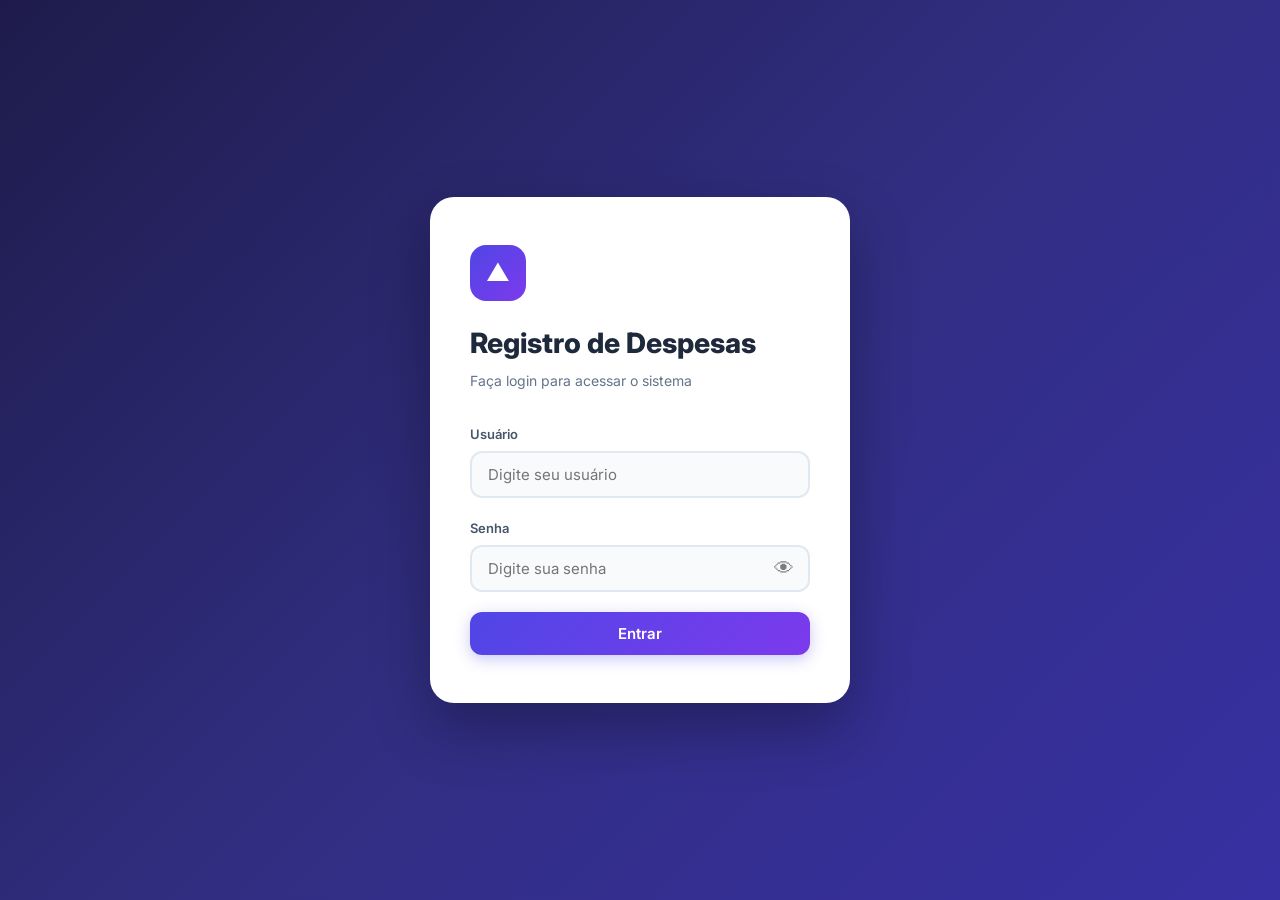
<file: index.html>
<!DOCTYPE html>
<html lang="pt-BR">
<head>
  <meta charset="UTF-8">
  <meta name="viewport" content="width=device-width, initial-scale=1.0">
  <title>Registro de Despesas</title>
  <link rel="preconnect" href="https://fonts.googleapis.com">
  <link href="https://fonts.googleapis.com/css2?family=Inter:wght@300;400;500;600;700;800&display=swap" rel="stylesheet">
  <link rel="stylesheet" href="css/style.css">
</head>
<body>

<div id="loginScreen">
  <div class="login-card">
    <div class="logo">&#9650;</div>
    <h1>Registro de Despesas</h1>
    <p>Faça login para acessar o sistema</p>
    <div class="login-error" id="loginError">Usuário ou senha incorretos.</div>
    <div class="form-group">
      <label>Usuário</label>
      <input type="text" id="loginUser" placeholder="Digite seu usuário" autocomplete="off">
    </div>
    <div class="form-group">
      <label>Senha</label>
      <div class="password-wrapper">
        <input type="password" id="loginPass" placeholder="Digite sua senha" autocomplete="off">
        <button type="button" class="toggle-senha" onclick="toggleSenha()" tabindex="-1">&#128065;</button>
      </div>
    </div>
    <button class="btn btn-primary" id="loginBtn" onclick="fazerLogin()">Entrar</button>
  </div>
</div>

<div id="app">
  <div class="app-header">
    <div class="app-header-inner">
      <h2>&#9650; Registro de Despesas</h2>
      <div class="user-info">
        <span id="userDisplay">Aline</span>
        <button class="btn-logout" onclick="fazerLogout()">Sair</button>
      </div>
    </div>
  </div>

  <div class="container">
    <div class="nav-bar">
      <div class="nav-month">
        <button class="nav-btn" onclick="navegarMes(-1)" title="Mês Anterior">&#9664;</button>
        <span class="month-display" id="monthDisplay">Carregando...</span>
        <button class="nav-btn" onclick="navegarMes(1)" title="Próximo Mês">&#9654;</button>
      </div>
      <div class="nav-info">
        <span class="pagamento-label" id="pagamentoLabel">Pagamento: ---</span>
        <div class="vencimento-group">
          <label>Vencimento:</label>
          <input type="number" id="vencimentoInput" min="1" max="31" onchange="salvarVencimento()">
        </div>
      </div>
    </div>

    <div class="summary-grid" id="summaryGrid">
      <div class="summary-card" id="cardSaldoAnterior">
        <div class="label" id="labelSaldoAnterior">Saldo Anterior</div>
        <div class="value default" id="valueSaldoAnterior">R$ 0,00</div>
      </div>
      <div class="summary-card">
        <div class="label">Total Débito Atual</div>
        <div class="value default" id="valueDebitoAtual">R$ 0,00</div>
      </div>
      <div class="summary-card">
        <div class="label">Total Débito Geral</div>
        <div class="value default" id="valueDebitoGeral">R$ 0,00</div>
      </div>
      <div class="summary-card">
        <div class="label">Total Valor Pago</div>
        <div class="value default" id="valueTotalPago">R$ 0,00</div>
      </div>
    </div>

    <div class="summary-card saldo-pendente" style="margin-bottom:20px;">
      <div class="label">Saldo Pendente</div>
      <div class="value" id="valueSaldoPendente">R$ 0,00</div>
    </div>

    <div class="avulso-section">
      <div class="avulso-header" onclick="toggleAvulso()">
        <h3>Valor Avulso</h3>
        <button class="avulso-toggle" id="avulsoToggle">&#9660;</button>
      </div>
      <div class="avulso-body" id="avulsoBody">
        <div class="avulso-form">
          <div class="form-group">
            <label>Valor (R$)</label>
            <input type="number" id="avulsoValor" step="0.01" min="0" placeholder="0,00">
          </div>
          <div class="form-group">
            <label>Data Pagamento</label>
            <input type="date" id="avulsoData">
          </div>
          <div class="form-group">
            <label>Descrição</label>
            <input type="text" id="avulsoDesc" placeholder="Descrição do avulso">
          </div>
          <div class="form-group" style="flex:0 0 auto;">
            <button class="btn btn-success" onclick="registrarAvulso()">Adicionar</button>
          </div>
        </div>
      </div>
    </div>

    <div class="form-section">
      <h3 id="formTitle">Nova Compra / Empréstimo</h3>
      <input type="hidden" id="editId">
      <div class="form-row">
        <div class="form-group">
          <label>Data da Compra</label>
          <input type="date" id="inputData">
        </div>
        <div class="form-group">
          <label>Descrição</label>
          <input type="text" id="inputDesc" placeholder="Ex: Geladeira, Curso, etc">
        </div>
      </div>
      <div class="form-row">
        <div class="form-group">
          <label>Valor Total (R$)</label>
          <input type="number" id="inputValorTotal" step="0.01" min="0" placeholder="0,00" oninput="calcularValorParcela()">
        </div>
        <div class="form-group">
          <label>Total de Parcelas</label>
          <input type="number" id="inputParcelas" min="1" value="1" oninput="calcularValorParcela()">
        </div>
        <div class="form-group">
          <label>Valor das Parcelas (R$)</label>
          <input type="number" id="inputValorParcela" step="0.01" min="0" placeholder="0,00">
        </div>
      </div>
      <div class="form-row">
        <div class="btn-group">
          <button class="btn btn-primary" id="btnSalvar" onclick="salvarCompra()">Registrar</button>
          <button class="btn btn-secondary" id="btnCancelar" onclick="cancelarEdicao()" style="display:none;">Cancelar</button>
        </div>
      </div>
    </div>

    <div class="table-section">
      <div class="table-header">
        <h3 id="tableTitle">Registros do Mês</h3>
        <span style="font-size:13px;color:#64748b;" id="totalRegistros">0 registro(s)</span>
      </div>
      <div class="table-wrapper">
        <table>
          <thead>
            <tr>
              <th>Data</th>
              <th>Descrição</th>
              <th>Parcela</th>
              <th>Valor</th>
              <th style="text-align:center;">Pago</th>
              <th>Valor Pago</th>
              <th>Data Pagto</th>
              <th style="text-align:center;">Ações</th>
            </tr>
          </thead>
          <tbody id="tabelaParcelas">
            <tr class="vazio-row"><td colspan="8">Nenhum registro para este mês.</td></tr>
          </tbody>
        </table>
      </div>
    </div>
  </div>
</div>

<div class="alert-overlay" id="alertOverlay">
  <div class="alert-box">
    <h3 id="alertTitle">Confirmação</h3>
    <p id="alertMessage">Deseja realmente realizar esta ação?</p>
    <div class="alert-btns">
      <button class="btn btn-secondary" onclick="fecharAlert(false)">Cancelar</button>
      <button class="btn btn-primary" id="alertConfirmBtn" onclick="fecharAlert(true)">Confirmar</button>
    </div>
  </div>
</div>

<div class="loading-overlay" id="loadingOverlay">
  <div class="spinner"></div>
</div>

<div class="toast-container" id="toastContainer"></div>

<script src="js/app.js"></script>
</body>
</html>
</file>
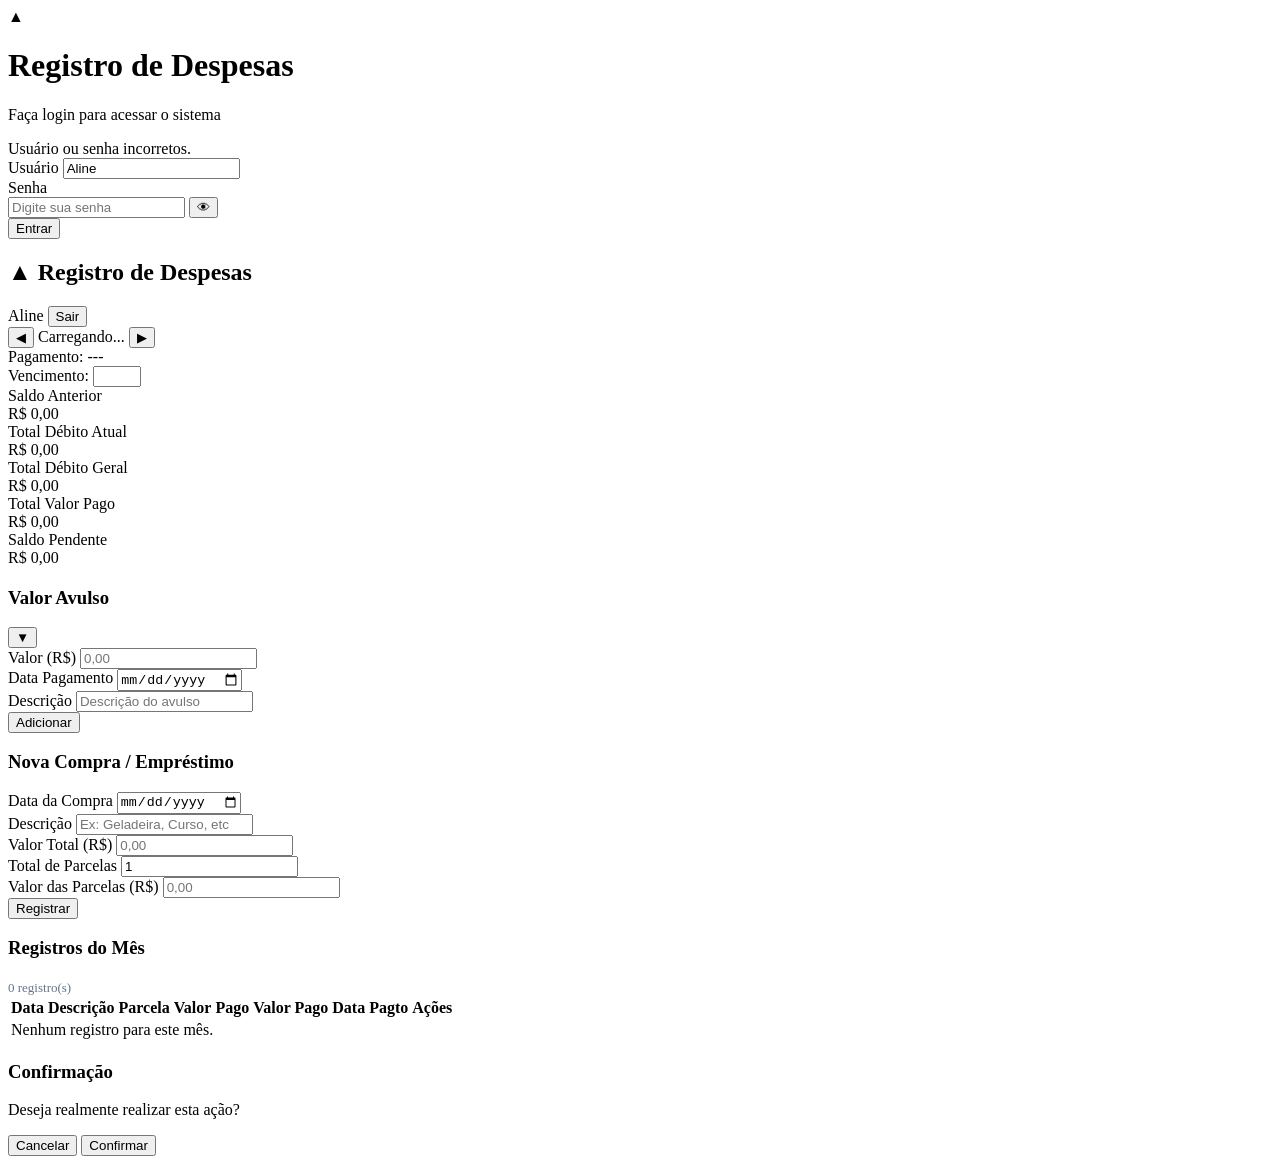
<file: backend/App.html>
<!DOCTYPE html>
<html lang="pt-BR">
<head>
  <meta charset="UTF-8">
  <meta name="viewport" content="width=device-width, initial-scale=1.0">
  <title>Registro de Despesas</title>
  <link rel="preconnect" href="https://fonts.googleapis.com">
  <link href="https://fonts.googleapis.com/css2?family=Inter:wght@300;400;500;600;700;800&display=swap" rel="stylesheet">
  <?!= include('Css'); ?>
</head>
<body>

<div id="loginScreen">
  <div class="login-card">
    <div class="logo">&#9650;</div>
    <h1>Registro de Despesas</h1>
    <p>Faça login para acessar o sistema</p>
    <div class="login-error" id="loginError">Usuário ou senha incorretos.</div>
    <div class="form-group">
      <label>Usuário</label>
      <input type="text" id="loginUser" value="Aline" placeholder="Digite seu usuário" autocomplete="off">
    </div>
    <div class="form-group">
      <label>Senha</label>
      <div class="password-wrapper">
        <input type="password" id="loginPass" placeholder="Digite sua senha" autocomplete="off">
        <button type="button" class="toggle-senha" onclick="toggleSenha()" tabindex="-1">&#128065;</button>
      </div>
    </div>
    <button class="btn btn-primary" id="loginBtn" onclick="fazerLogin()">Entrar</button>
  </div>
</div>

<div id="app">
  <div class="app-header">
    <div class="app-header-inner">
      <h2>&#9650; Registro de Despesas</h2>
      <div class="user-info">
        <span id="userDisplay">Aline</span>
        <button class="btn-logout" onclick="fazerLogout()">Sair</button>
      </div>
    </div>
  </div>

  <div class="container">
    <div class="nav-bar">
      <div class="nav-month">
        <button class="nav-btn" onclick="navegarMes(-1)" title="Mês Anterior">&#9664;</button>
        <span class="month-display" id="monthDisplay">Carregando...</span>
        <button class="nav-btn" onclick="navegarMes(1)" title="Próximo Mês">&#9654;</button>
      </div>
      <div class="nav-info">
        <span class="pagamento-label" id="pagamentoLabel">Pagamento: ---</span>
        <div class="vencimento-group">
          <label>Vencimento:</label>
          <input type="number" id="vencimentoInput" min="1" max="31" onchange="salvarVencimento()">
        </div>
      </div>
    </div>

    <div class="summary-grid" id="summaryGrid">
      <div class="summary-card" id="cardSaldoAnterior">
        <div class="label" id="labelSaldoAnterior">Saldo Anterior</div>
        <div class="value default" id="valueSaldoAnterior">R$ 0,00</div>
      </div>
      <div class="summary-card">
        <div class="label">Total Débito Atual</div>
        <div class="value default" id="valueDebitoAtual">R$ 0,00</div>
      </div>
      <div class="summary-card">
        <div class="label">Total Débito Geral</div>
        <div class="value default" id="valueDebitoGeral">R$ 0,00</div>
      </div>
      <div class="summary-card">
        <div class="label">Total Valor Pago</div>
        <div class="value default" id="valueTotalPago">R$ 0,00</div>
      </div>
    </div>

    <div class="summary-card saldo-pendente" style="margin-bottom:20px;">
      <div class="label">Saldo Pendente</div>
      <div class="value" id="valueSaldoPendente">R$ 0,00</div>
    </div>

    <div class="avulso-section">
      <div class="avulso-header" onclick="toggleAvulso()">
        <h3>Valor Avulso</h3>
        <button class="avulso-toggle" id="avulsoToggle">&#9660;</button>
      </div>
      <div class="avulso-body" id="avulsoBody">
        <div class="avulso-form">
          <div class="form-group">
            <label>Valor (R$)</label>
            <input type="number" id="avulsoValor" step="0.01" min="0" placeholder="0,00">
          </div>
          <div class="form-group">
            <label>Data Pagamento</label>
            <input type="date" id="avulsoData">
          </div>
          <div class="form-group">
            <label>Descrição</label>
            <input type="text" id="avulsoDesc" placeholder="Descrição do avulso">
          </div>
          <div class="form-group" style="flex:0 0 auto;">
            <button class="btn btn-success" onclick="registrarAvulso()">Adicionar</button>
          </div>
        </div>
      </div>
    </div>

    <div class="form-section">
      <h3 id="formTitle">Nova Compra / Empréstimo</h3>
      <input type="hidden" id="editId">
      <div class="form-row">
        <div class="form-group">
          <label>Data da Compra</label>
          <input type="date" id="inputData">
        </div>
        <div class="form-group">
          <label>Descrição</label>
          <input type="text" id="inputDesc" placeholder="Ex: Geladeira, Curso, etc">
        </div>
      </div>
      <div class="form-row">
        <div class="form-group">
          <label>Valor Total (R$)</label>
          <input type="number" id="inputValorTotal" step="0.01" min="0" placeholder="0,00" oninput="calcularValorParcela()">
        </div>
        <div class="form-group">
          <label>Total de Parcelas</label>
          <input type="number" id="inputParcelas" min="1" value="1" oninput="calcularValorParcela()">
        </div>
        <div class="form-group">
          <label>Valor das Parcelas (R$)</label>
          <input type="number" id="inputValorParcela" step="0.01" min="0" placeholder="0,00">
        </div>
      </div>
      <div class="form-row">
        <div class="btn-group">
          <button class="btn btn-primary" id="btnSalvar" onclick="salvarCompra()">Registrar</button>
          <button class="btn btn-secondary" id="btnCancelar" onclick="cancelarEdicao()" style="display:none;">Cancelar</button>
        </div>
      </div>
    </div>

    <div class="table-section">
      <div class="table-header">
        <h3 id="tableTitle">Registros do Mês</h3>
        <span style="font-size:13px;color:#64748b;" id="totalRegistros">0 registro(s)</span>
      </div>
      <div class="table-wrapper">
        <table>
          <thead>
            <tr>
              <th>Data</th>
              <th>Descrição</th>
              <th>Parcela</th>
              <th>Valor</th>
              <th style="text-align:center;">Pago</th>
              <th>Valor Pago</th>
              <th>Data Pagto</th>
              <th style="text-align:center;">Ações</th>
            </tr>
          </thead>
          <tbody id="tabelaParcelas">
            <tr class="vazio-row"><td colspan="8">Nenhum registro para este mês.</td></tr>
          </tbody>
        </table>
      </div>
    </div>
  </div>
</div>

<div class="alert-overlay" id="alertOverlay">
  <div class="alert-box">
    <h3 id="alertTitle">Confirmação</h3>
    <p id="alertMessage">Deseja realmente realizar esta ação?</p>
    <div class="alert-btns">
      <button class="btn btn-secondary" onclick="fecharAlert(false)">Cancelar</button>
      <button class="btn btn-primary" id="alertConfirmBtn" onclick="fecharAlert(true)">Confirmar</button>
    </div>
  </div>
</div>

<div class="loading-overlay" id="loadingOverlay">
  <div class="spinner"></div>
</div>

<div class="toast-container" id="toastContainer"></div>

<?!= include('Js'); ?>
</body>
</html>
</file>
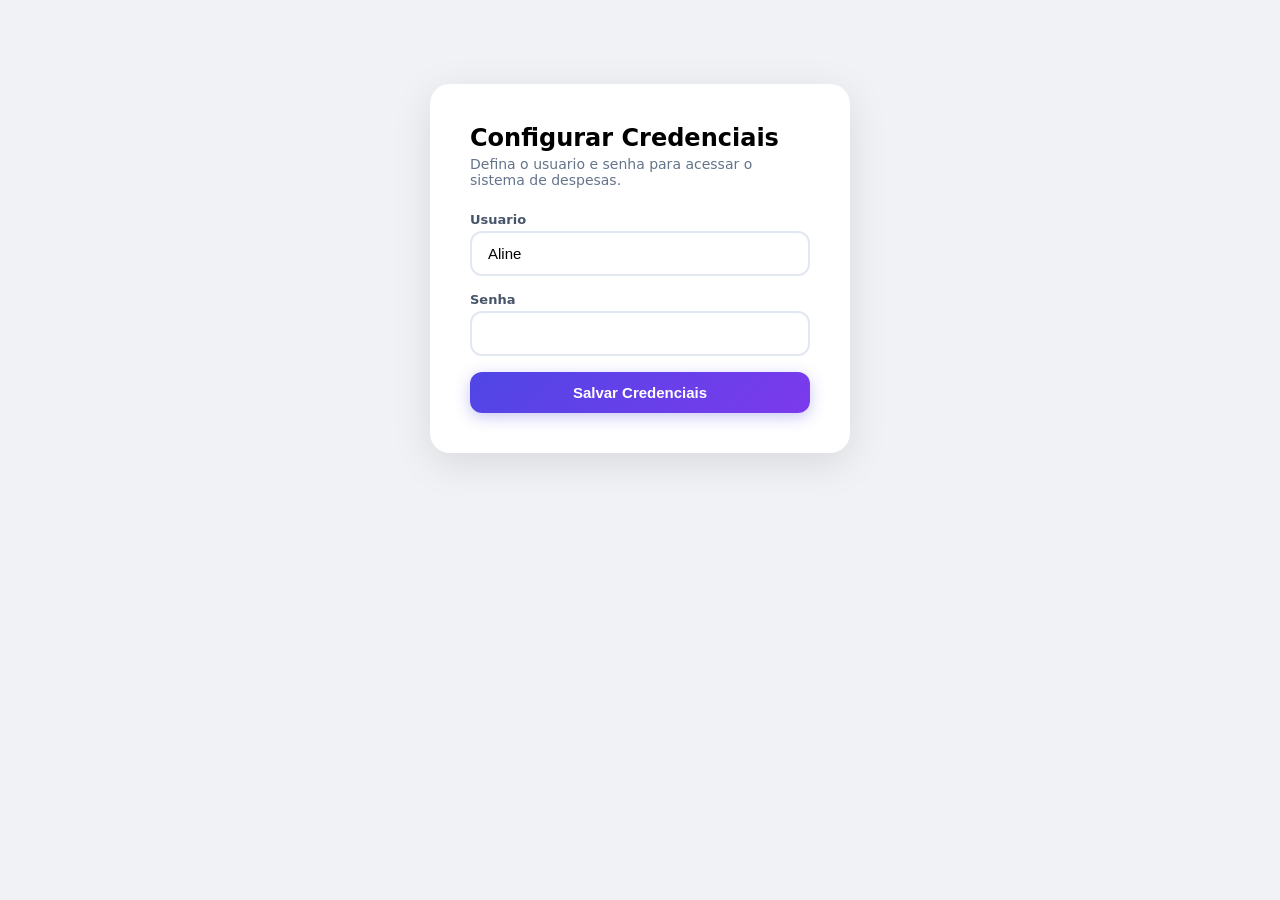
<file: backend/Setup.html>
<!DOCTYPE html>
<html>
<head>
  <base target="_top">
  <meta charset="UTF-8">
  <meta name="viewport" content="width=device-width,initial-scale=1.0">
  <title>Configurar Credenciais</title>
  <style>
    body{font-family:system-ui,-apple-system,sans-serif;max-width:420px;margin:60px auto;padding:24px;background:#f0f2f5;}
    .card{background:white;border-radius:20px;padding:40px;box-shadow:0 10px 40px rgba(0,0,0,0.1);}
    h1{font-size:24px;margin:0 0 4px;}
    p{color:#64748b;margin:0 0 24px;font-size:14px;}
    label{display:block;font-size:13px;font-weight:600;color:#475569;margin-bottom:4px;}
    input{width:100%;padding:12px 16px;border:2px solid #e2e8f0;border-radius:12px;font-size:15px;box-sizing:border-box;margin-bottom:16px;}
    input:focus{outline:none;border-color:#4f46e5;box-shadow:0 0 0 4px rgba(79,70,229,0.1);}
    button{width:100%;padding:12px 24px;background:linear-gradient(135deg,#4f46e5,#7c3aed);color:white;border:none;border-radius:12px;font-size:15px;font-weight:600;cursor:pointer;box-shadow:0 4px 15px rgba(79,70,229,0.3);}
    button:hover{transform:translateY(-1px);}
    .msg{padding:12px 16px;border-radius:10px;font-size:14px;margin-bottom:16px;display:none;}
    .msg.success{background:#f0fdf4;color:#059669;border:1px solid #86efac;display:block;}
    .msg.error{background:#fef2f2;color:#dc2626;border:1px solid #fecaca;display:block;}
  </style>
</head>
<body>
  <div class="card">
    <h1>Configurar Credenciais</h1>
    <p>Defina o usuario e senha para acessar o sistema de despesas.</p>
    <div class="msg" id="msg"></div>
    <form id="setupForm" onsubmit="salvar(event)">
      <label for="usuario">Usuario</label>
      <input type="text" id="usuario" value="Aline" required>
      <label for="senha">Senha</label>
      <input type="password" id="senha" required>
      <button type="submit">Salvar Credenciais</button>
    </form>
    <div id="done" style="display:none;text-align:center;">
      <p style="color:#059669;font-weight:600;margin-bottom:8px;">Configurado com sucesso!</p>
      <p style="font-size:13px;">Agora voce pode fechar esta pagina e acessar o sistema pelo frontend.</p>
    </div>
  </div>
  <script>
    function salvar(e) {
      e.preventDefault();
      var msg=document.getElementById("msg");
      msg.className="msg";msg.textContent="";
      google.script.run
        .withSuccessHandler(function(r){
          msg.className="msg success";
          msg.textContent=r.message||"Credenciais salvas!";
          document.getElementById("setupForm").style.display="none";
          document.getElementById("done").style.display="block";
        })
        .withFailureHandler(function(err){
          msg.className="msg error";
          msg.textContent=err.message||"Erro ao salvar credenciais";
        })
        .doSetup(document.getElementById("usuario").value,document.getElementById("senha").value);
    }
  </script>
</body>
</html>
</file>
<file: css/style.css>
*, *::before, *::after { box-sizing: border-box; margin: 0; padding: 0; }
html { font-size: 16px; }
body {
  font-family: 'Inter', -apple-system, system-ui, sans-serif;
  background: #f0f2f5;
  color: #1e293b;
  line-height: 1.6;
  min-height: 100vh;
}
input, button, select, textarea {
  font-family: inherit;
  font-size: inherit;
}
input[type="number"]::-webkit-inner-spin-button,
input[type="number"]::-webkit-outer-spin-button { -webkit-appearance: none; margin: 0; }
input[type="number"] { -moz-appearance: textfield; }

#loginScreen {
  position: fixed; inset: 0;
  display: flex; align-items: center; justify-content: center;
  background: linear-gradient(135deg, #1e1b4b 0%, #312e81 50%, #3730a3 100%);
  z-index: 1000;
}
.login-card {
  background: white;
  border-radius: 24px;
  padding: 48px 40px;
  width: 100%; max-width: 420px;
  margin: 20px;
  box-shadow: 0 25px 60px rgba(0,0,0,0.3);
}
.login-card h1 {
  font-size: 28px; font-weight: 800;
  color: #1e293b; margin-bottom: 4px;
}
.login-card p {
  color: #64748b; font-size: 14px;
  margin-bottom: 32px;
}
.login-card .logo {
  width: 56px; height: 56px;
  background: linear-gradient(135deg, #4f46e5, #7c3aed);
  border-radius: 16px;
  display: flex; align-items: center; justify-content: center;
  font-size: 24px; color: white; margin-bottom: 20px;
}
.form-group { margin-bottom: 20px; }
.form-group label {
  display: block; font-size: 13px; font-weight: 600;
  color: #475569; margin-bottom: 6px;
}
.form-group input {
  width: 100%; padding: 12px 16px;
  border: 2px solid #e2e8f0; border-radius: 12px;
  font-size: 15px; transition: border-color 0.2s;
  background: #f8fafc;
}
.form-group input:focus {
  outline: none; border-color: #4f46e5;
  background: white; box-shadow: 0 0 0 4px rgba(79,70,229,0.1);
}
.password-wrapper {
  display: flex; align-items: center;
  border: 2px solid #e2e8f0; border-radius: 12px;
  background: #f8fafc;
}
.password-wrapper input {
  border: none; border-radius: 12px 0 0 12px;
  background: transparent;
}
.password-wrapper input:focus {
  box-shadow: none;
}
.toggle-senha {
  background: transparent; border: none;
  padding: 0 14px; cursor: pointer; font-size: 20px;
  line-height: 1; opacity: 0.5;
}
.toggle-senha:hover { opacity: 1; }
.btn {
  display: inline-flex; align-items: center; justify-content: center; gap: 8px;
  padding: 12px 24px; border: none; border-radius: 12px;
  font-weight: 600; font-size: 15px; cursor: pointer;
  transition: all 0.2s; text-decoration: none;
}
.btn-primary {
  background: linear-gradient(135deg, #4f46e5, #7c3aed);
  color: white; width: 100%;
  box-shadow: 0 4px 15px rgba(79,70,229,0.3);
}
.btn-primary:hover { transform: translateY(-1px); box-shadow: 0 6px 20px rgba(79,70,229,0.4); }
.btn-primary:active { transform: translateY(0); }
.btn-secondary { background: #e2e8f0; color: #475569; }
.btn-secondary:hover { background: #cbd5e1; }
.btn-success { background: #059669; color: white; }
.btn-success:hover { background: #047857; }
.btn-danger { background: #ef4444; color: white; }
.btn-danger:hover { background: #dc2626; }
.btn-warning { background: #d97706; color: white; }
.btn-warning:hover { background: #b45309; }
.btn-sm { padding: 6px 12px; font-size: 13px; border-radius: 8px; }
.btn-xs { padding: 4px 8px; font-size: 11px; border-radius: 6px; }
.btn-outline {
  background: transparent; border: 2px solid #e2e8f0; color: #475569;
}
.btn-outline:hover { border-color: #4f46e5; color: #4f46e5; }
.login-error {
  background: #fef2f2; border: 1px solid #fecaca;
  color: #dc2626; padding: 10px 16px; border-radius: 10px;
  font-size: 13px; text-align: center; margin-bottom: 16px; display: none;
}

#app { display: none; min-height: 100vh; }
.app-header {
  background: linear-gradient(135deg, #1e1b4b 0%, #312e81 100%);
  padding: 20px 24px; color: white;
  position: sticky; top: 0; z-index: 100;
  box-shadow: 0 4px 20px rgba(0,0,0,0.15);
}
.app-header-inner {
  max-width: 1200px; margin: 0 auto;
  display: flex; align-items: center; justify-content: space-between;
}
.app-header h2 { font-size: 20px; font-weight: 700; }
.app-header .user-info { display: flex; align-items: center; gap: 12px; }
.app-header .user-info span { font-size: 14px; opacity: 0.9; }
.btn-logout {
  background: rgba(255,255,255,0.15); color: white;
  border: 1px solid rgba(255,255,255,0.2);
  padding: 8px 16px; border-radius: 10px; cursor: pointer;
  font-size: 13px; font-weight: 500; transition: all 0.2s;
}
.btn-logout:hover { background: rgba(255,255,255,0.25); }
.container { max-width: 1200px; margin: 0 auto; padding: 20px 24px; }

.nav-bar {
  background: white; border-radius: 16px;
  padding: 16px 24px; margin-bottom: 20px;
  box-shadow: 0 1px 3px rgba(0,0,0,0.06);
  display: flex; align-items: center; justify-content: space-between;
  flex-wrap: wrap; gap: 12px;
}
.nav-month { display: flex; align-items: center; gap: 12px; }
.nav-month .month-display {
  font-size: 18px; font-weight: 700; color: #1e293b;
  min-width: 200px; text-align: center;
}
.nav-btn {
  background: #f1f5f9; border: none;
  width: 40px; height: 40px; border-radius: 12px;
  display: flex; align-items: center; justify-content: center;
  cursor: pointer; font-size: 18px; color: #475569;
  transition: all 0.2s;
}
.nav-btn:hover { background: #e2e8f0; color: #1e293b; }
.nav-btn:disabled { opacity: 0.4; cursor: not-allowed; }
.nav-info { display: flex; align-items: center; gap: 16px; flex-wrap: wrap; }
.nav-info label { font-size: 13px; font-weight: 600; color: #64748b; }
.nav-info input {
  padding: 8px 12px; border: 2px solid #e2e8f0; border-radius: 8px;
  font-size: 14px; width: 60px; text-align: center;
}
.nav-info input:focus { outline: none; border-color: #4f46e5; }
.nav-info .vencimento-group { display: flex; align-items: center; gap: 8px; }
.nav-info .pagamento-label {
  background: #eef2ff; color: #4f46e5;
  padding: 6px 14px; border-radius: 8px;
  font-size: 13px; font-weight: 600;
}

.summary-grid {
  display: grid;
  grid-template-columns: repeat(auto-fit, minmax(200px, 1fr));
  gap: 16px; margin-bottom: 20px;
}
.summary-card {
  background: white; border-radius: 16px;
  padding: 20px; box-shadow: 0 1px 3px rgba(0,0,0,0.06);
}
.summary-card .label {
  font-size: 12px; font-weight: 600; color: #64748b;
  text-transform: uppercase; letter-spacing: 0.5px;
  margin-bottom: 6px;
}
.summary-card .value { font-size: 28px; font-weight: 800; }
.summary-card .value.positive { color: #059669; }
.summary-card .value.negative { color: #dc2626; }
.summary-card .value.default { color: #1e293b; }
.summary-card.saldo-pendente {
  background: linear-gradient(135deg, #4f46e5, #7c3aed);
  color: white;
}
.summary-card.saldo-pendente .label { color: rgba(255,255,255,0.7); }
.summary-card.saldo-pendente .value { color: white; }
.summary-card .sub-text { font-size: 12px; color: #94a3b8; margin-top: 4px; }
.saldo-anterior-positivo .label { color: #059669; }
.saldo-anterior-negativo .label { color: #dc2626; }

.avulso-section {
  background: white; border-radius: 16px;
  padding: 20px 24px; margin-bottom: 20px;
  box-shadow: 0 1px 3px rgba(0,0,0,0.06);
}
.avulso-header { display: flex; align-items: center; gap: 12px; cursor: pointer; }
.avulso-header h3 { font-size: 16px; font-weight: 700; color: #1e293b; flex: 1; }
.avulso-toggle {
  width: 32px; height: 32px; border-radius: 8px;
  background: #f1f5f9; border: none; cursor: pointer;
  display: flex; align-items: center; justify-content: center;
  font-size: 16px; transition: transform 0.2s;
}
.avulso-toggle.open { transform: rotate(180deg); }
.avulso-body {
  margin-top: 16px; padding-top: 16px; border-top: 1px solid #f1f5f9;
  display: none;
}
.avulso-body.open { display: block; }
.avulso-form { display: flex; flex-wrap: wrap; gap: 12px; align-items: flex-end; }
.avulso-form .form-group { margin-bottom: 0; flex: 1; min-width: 140px; }
.avulso-form .form-group input { padding: 10px 14px; font-size: 14px; }

.form-section {
  background: white; border-radius: 16px;
  padding: 24px; margin-bottom: 20px;
  box-shadow: 0 1px 3px rgba(0,0,0,0.06);
}
.form-section h3 {
  font-size: 18px; font-weight: 700; color: #1e293b;
  margin-bottom: 20px;
}
.form-section .form-row {
  display: grid;
  grid-template-columns: repeat(auto-fit, minmax(180px, 1fr));
  gap: 16px; margin-bottom: 16px;
}
.form-section .form-row:last-child { margin-bottom: 0; }
.form-section .form-group { margin-bottom: 0; }
.form-section .form-group input { padding: 10px 14px; font-size: 14px; }
.form-section .btn-group { display: flex; gap: 12px; align-items: flex-end; }
.form-section .btn-group .btn { flex: 1; }

.table-section {
  background: white; border-radius: 16px;
  overflow: hidden; box-shadow: 0 1px 3px rgba(0,0,0,0.06);
  margin-bottom: 24px;
}
.table-header {
  padding: 20px 24px; border-bottom: 1px solid #f1f5f9;
  display: flex; align-items: center; justify-content: space-between;
}
.table-header h3 { font-size: 18px; font-weight: 700; }
.table-wrapper { overflow-x: auto; }
table { width: 100%; border-collapse: collapse; font-size: 14px; }
thead { background: #f8fafc; }
th {
  padding: 12px 16px; text-align: left;
  font-weight: 600; font-size: 12px; color: #64748b;
  text-transform: uppercase; letter-spacing: 0.5px;
  white-space: nowrap;
}
td {
  padding: 12px 16px; border-bottom: 1px solid #f1f5f9;
  vertical-align: middle;
}
tr:hover td { background: #f8fafc; }
tr:last-child td { border-bottom: none; }
.parcela-badge {
  background: #eef2ff; color: #4f46e5;
  padding: 2px 10px; border-radius: 6px;
  font-size: 12px; font-weight: 600;
}
.checkbox-pago { width: 20px; height: 20px; cursor: pointer; accent-color: #059669; }
.td-actions { display: flex; gap: 6px; flex-wrap: nowrap; }
.td-valor-pago { width: 100px; }
.td-valor-pago input {
  width: 100%; padding: 6px 8px; border: 2px solid #e2e8f0;
  border-radius: 6px; font-size: 13px; text-align: right;
}
.td-valor-pago input:focus { outline: none; border-color: #4f46e5; }
.td-valor-pago input[readonly] {
  background: #f8fafc; cursor: default; border-color: transparent;
}
.td-data-pagamento input {
  padding: 6px 8px; border: 2px solid #e2e8f0;
  border-radius: 6px; font-size: 13px;
}
.td-data-pagamento input:disabled { background: #f8fafc; cursor: default; }
.pago-true td { background: #f0fdf4; }
.pago-true:hover td { background: #dcfce7; }
.vazio-row td {
  text-align: center; color: #94a3b8; padding: 40px;
  font-style: italic;
}

.alert-overlay {
  position: fixed; inset: 0; z-index: 9999;
  background: rgba(0,0,0,0.5);
  display: none; align-items: center; justify-content: center;
  backdrop-filter: blur(4px);
}
.alert-overlay.show { display: flex; }
.alert-box {
  background: white; border-radius: 20px;
  padding: 32px; max-width: 400px; width: 90%;
  box-shadow: 0 25px 60px rgba(0,0,0,0.2);
  text-align: center;
}
.alert-box h3 { font-size: 20px; font-weight: 700; margin-bottom: 8px; }
.alert-box p { color: #64748b; font-size: 15px; margin-bottom: 24px; }
.alert-box .alert-btns { display: flex; gap: 12px; justify-content: center; }
.alert-box .alert-btns .btn { min-width: 100px; }

.toast-container {
  position: fixed; bottom: 24px; right: 24px; z-index: 10000;
  display: flex; flex-direction: column; gap: 8px;
}
.toast {
  background: #1e293b; color: white; padding: 14px 20px;
  border-radius: 12px; font-size: 14px; font-weight: 500;
  box-shadow: 0 10px 30px rgba(0,0,0,0.2);
  animation: slideIn 0.3s ease;
  max-width: 360px;
}
.toast.success { background: #059669; }
.toast.error { background: #dc2626; }
.toast.info { background: #4f46e5; }
@keyframes slideIn {
  from { transform: translateX(100%); opacity: 0; }
  to { transform: translateX(0); opacity: 1; }
}

.loading-overlay {
  position: fixed; inset: 0; z-index: 9998;
  background: rgba(255,255,255,0.7);
  display: none; align-items: center; justify-content: center;
  backdrop-filter: blur(2px);
}
.loading-overlay.show { display: flex; }
.spinner {
  width: 48px; height: 48px; border: 4px solid #e2e8f0;
  border-top-color: #4f46e5; border-radius: 50%;
  animation: spin 0.8s linear infinite;
}
@keyframes spin { to { transform: rotate(360deg); } }

@media (max-width: 768px) {
  .container { padding: 12px 16px; }
  .nav-bar { padding: 12px 16px; flex-direction: column; }
  .nav-month { width: 100%; justify-content: center; }
  .nav-info { width: 100%; justify-content: center; }
  .summary-grid { grid-template-columns: repeat(2, 1fr); gap: 10px; }
  .summary-card { padding: 16px; }
  .summary-card .value { font-size: 22px; }
  .form-section .form-row { grid-template-columns: 1fr 1fr; }
  .form-section .form-row .btn-group { grid-column: span 2; }
  .table-header { flex-direction: column; gap: 8px; align-items: flex-start; }
  th, td { padding: 10px 12px; font-size: 13px; }
  .td-actions { flex-direction: column; }
  .login-card { padding: 32px 24px; }
  .avulso-form { flex-direction: column; }
  .avulso-form .form-group { min-width: 100%; }
}
@media (max-width: 480px) {
  .summary-grid { grid-template-columns: 1fr; }
  .form-section .form-row { grid-template-columns: 1fr; }
  .form-section .form-row .btn-group { grid-column: span 1; }
  .app-header-inner { flex-direction: column; gap: 8px; }
  .nav-info { flex-wrap: wrap; }
}
</file>
